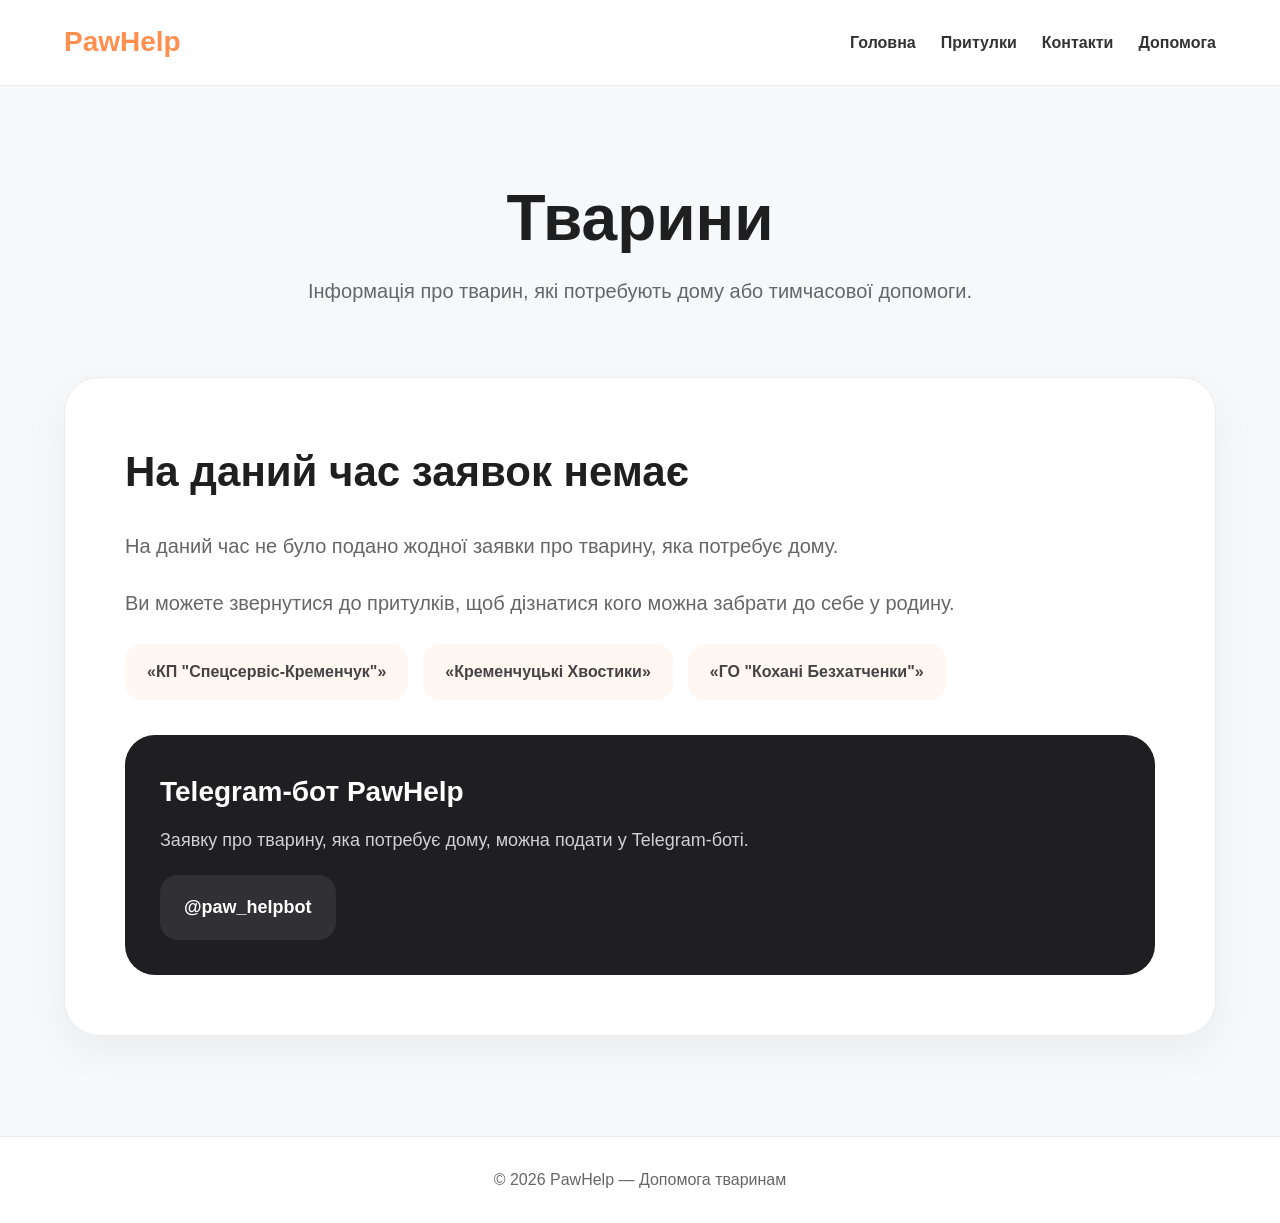
<file: website/animals.html>
<!DOCTYPE html>
<html lang="uk">
<head>
  <meta charset="UTF-8">
  <meta name="viewport" content="width=device-width, initial-scale=1.0">
  <title>Тварини — PawHelp</title>
  <link rel="stylesheet" href="css/style.css">
  <link rel="stylesheet" href="css/animals.css">
  <link rel="icon" href="favicon.png" type="image/png">

  
</head>
<body>

  <header>

    <div class="container">

      <nav>

        <div class="logo">
          PawHelp
        </div>

        <div class="menu">
          <a href="index.html">Головна</a>
          <a href="shelter.html">Притулки</a>
          <a href="contact.html">Контакти</a>
          <a href="eror.html">Допомога</a>
        </div>

      </nav>

    </div>

  </header>


  <section class="hero">

    <div class="container">

      <div class="hero-content">

        <h1>
          Тварини
        </h1>

        <p>
          Інформація про тварин, які потребують дому або тимчасової допомоги.
        </p>

      </div>

    </div>

  </section>


  <section class="info-section">

    <div class="container">

      <div class="info-card">

        

        <h2>
          На даний час заявок немає
        </h2>

        <p>
          На даний час не було подано жодної заявки про тварину,
          яка потребує дому.
        </p>

        <p>
          Ви можете звернутися до притулків,
          щоб дізнатися кого можна забрати до себе у родину.
        </p>


        <div class="shelters">

          <div class="shelter">
            «КП "Спецсервіс-Кременчук"»
          </div>

          <div class="shelter">
            «Кременчуцькі Хвостики»
          </div>

          <div class="shelter">
            «ГО "Кохані Безхатченки"»
          </div>

        </div>


        <div class="bot-box">

          <h3>
            Telegram-бот PawHelp
          </h3>

          <p>
            Заявку про тварину, яка потребує дому,
            можна подати у Telegram-боті.
          </p>

          <div class="bot">
            @paw_helpbot
          </div>

        </div>

      </div>

    </div>

  </section>


  <footer>
    © 2026 PawHelp — Допомога тваринам
  </footer>

</body>
</html>
</file>
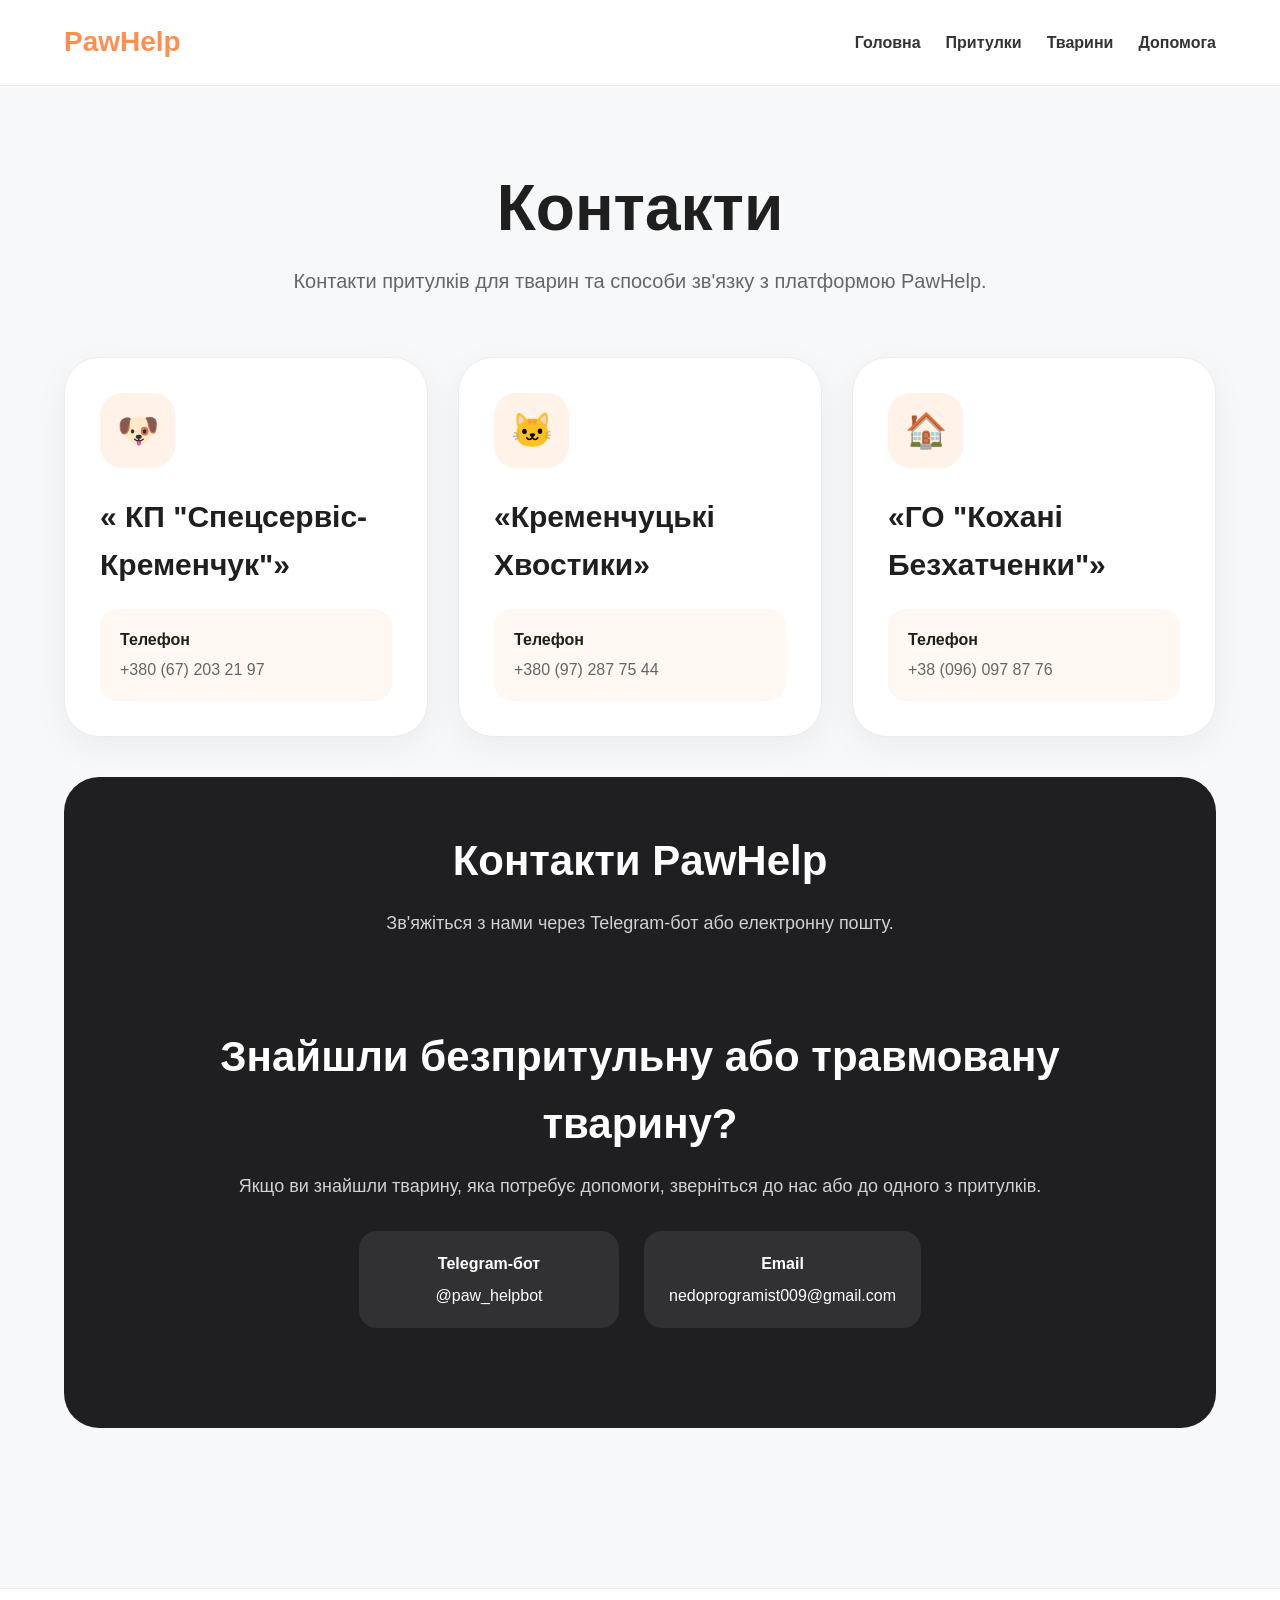
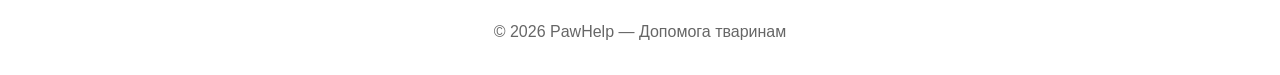
<file: website/contact.html>
<!DOCTYPE html>
<html lang="uk">
<head>
  <meta charset="UTF-8">
  <meta name="viewport" content="width=device-width, initial-scale=1.0">
  <title>Контакти — PawHelp</title>
  <link rel="stylesheet" href="css/style.css">
  <link rel="stylesheet" href="css/conract.css">
  <link rel="icon" href="favicon.png" type="image/png">

  
</head>
<body>

  <header>

    <div class="container">

      <nav>

        <div class="logo">
          PawHelp
        </div>

        <div class="menu">
          <a href="index.html">Головна</a>
          <a href="shelter.html">Притулки</a>
          <a href="animals.html">Тварини</a>
          <a href="eror.html">Допомога</a>
        </div>

      </nav>

    </div>

  </header>


  <section class="hero">

    <div class="container">

      <h1>
        Контакти
      </h1>

      <p>
        Контакти притулків для тварин та способи зв'язку з платформою PawHelp.
      </p>

    </div>

  </section>


  <section class="contacts-section">

    <div class="container">

      <div class="cards">

        <!-- CARD 1 -->
        <div class="card">

          <div class="icon">
            🐶
          </div>

          <h2>
            « КП "Спецсервіс-Кременчук"»
          </h2>

          <div class="info">

            <div class="info-box">
              <strong>Телефон</strong>
              <span>+380 (67) 203 21 97</span>
            </div>

            

          </div>

        </div>


        <!-- CARD 2 -->
        <div class="card">

          <div class="icon">
            🐱
          </div>

          <h2>
            «Кременчуцькі Хвостики»
          </h2>

          <div class="info">

            <div class="info-box">
              <strong>Телефон</strong>
              <span>+380 (97) 287 75 44</span>
            </div>

            

          </div>

        </div>


        <!-- CARD 3 -->
        <div class="card">

          <div class="icon">
            🏠
          </div>

          <h2>
            «ГО "Кохані Безхатченки"»
          </h2>

          <div class="info">

            <div class="info-box">
              <strong>Телефон</strong>
              <span>+38 (096) 097 87 76</span>
            </div>

            

          </div>

        </div>

      </div>


      <div class="pawhelp-box">

        <h2>
          Контакти PawHelp
        </h2>

        <p>
          Зв'яжіться з нами через Telegram-бот або електронну пошту.
        </p>

        <!-- BLOCK: Якщо знайшли безпритульну тварину -->

<div class="pawhelp-box" style="margin-top: 35px;">

  <h2>
    Знайшли безпритульну або травмовану тварину?
  </h2>

  <p>
    Якщо ви знайшли тварину, яка потребує допомоги,
    зверніться до нас або до одного з притулків.
  </p>

  <div class="pawhelp-contacts">

    <div class="pawhelp-contact">
      <strong>Telegram-бот</strong>
      @paw_helpbot
    </div>

    

    <div class="pawhelp-contact">
      <strong>Email</strong>
     nedoprogramist009@gmail.com
    </div>

  </div>

</div>

    </div>

  </section>


  <footer>
    © 2026 PawHelp — Допомога тваринам
  </footer>

</body>
</html>
</file>
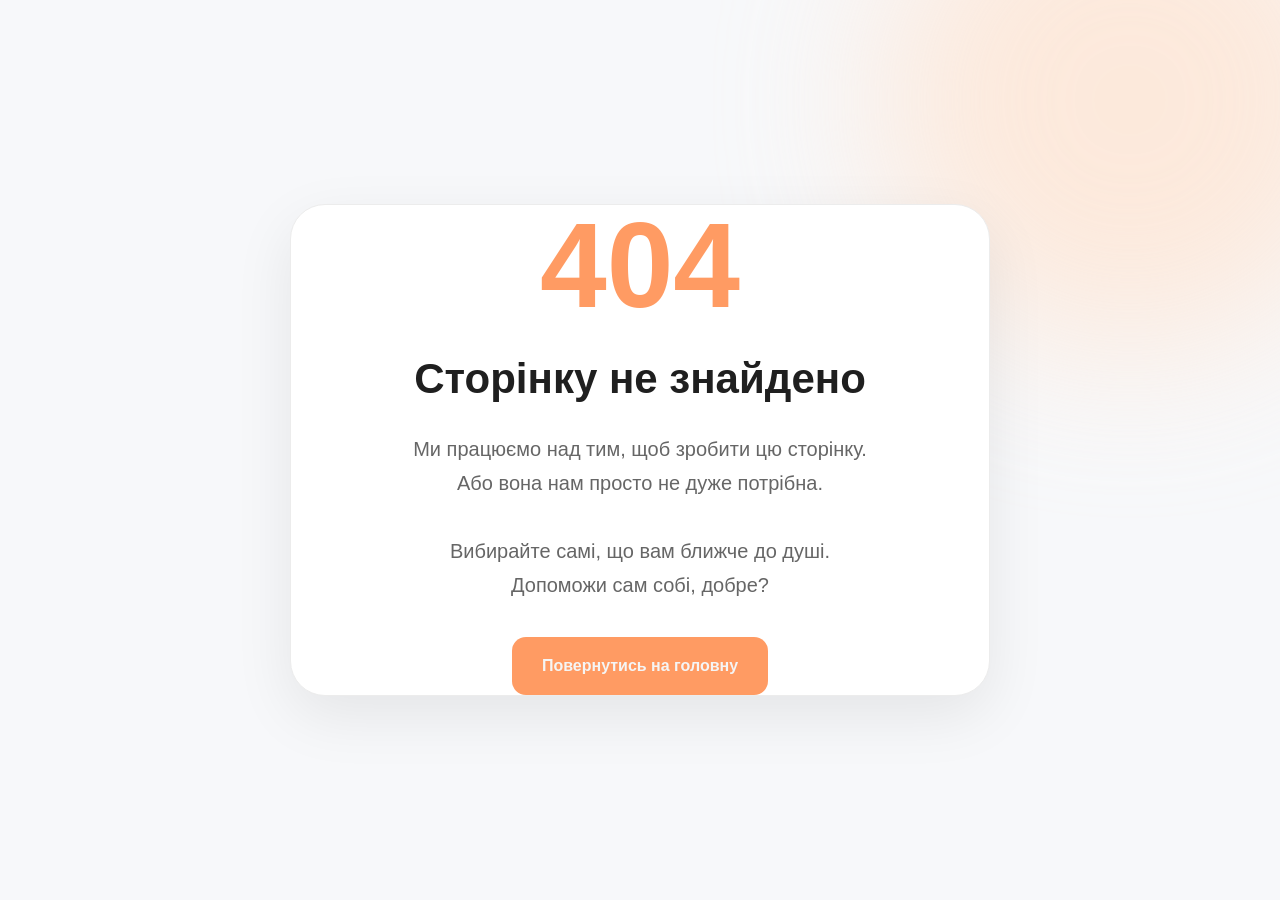
<file: website/eror.html>
<!DOCTYPE html>
<html lang="uk">
<head>
  <meta charset="UTF-8">
  <meta name="viewport" content="width=device-width, initial-scale=1.0">
  <title>404 — Сторінку не знайдено</title>
  <link rel="stylesheet" href="css/style.css">
  <link rel="stylesheet" href="css/eror.css">
  <link rel="icon" href="favicon.png" type="image/png">

  
</head>
<body>

  <div class="background-circle"></div>

  <div class="card">
    <div class="error-code">404</div>

    <h1>Сторінку не знайдено</h1>

    <p>
      Ми працюємо над тим, щоб зробити цю сторінку.<br>
      Або вона нам просто не дуже потрібна.<br><br>

      Вибирайте самі, що вам ближче до душі.<br>
      Допоможи сам собі, добре?
    </p>

    <a href="index.html" class="btn">
      Повернутись на головну
    </a>
  </div>

</body>
</html>
</file>
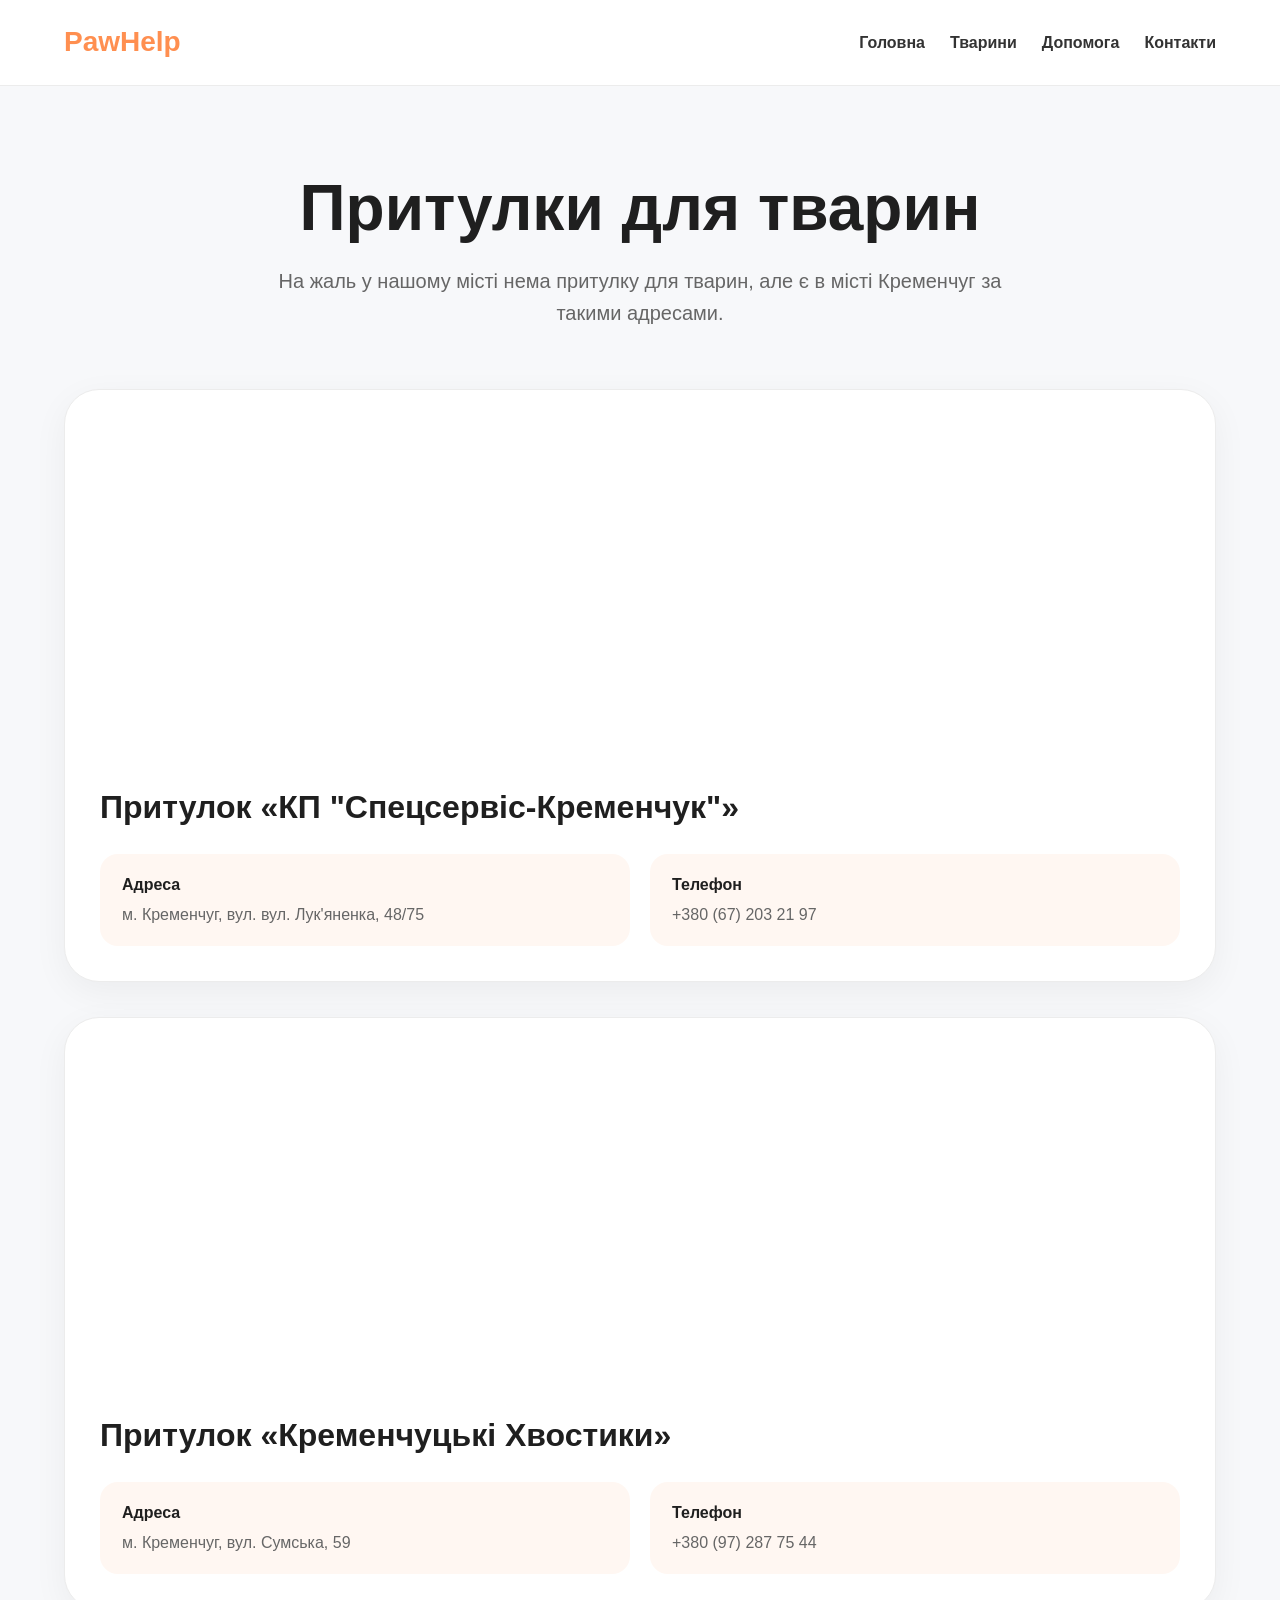
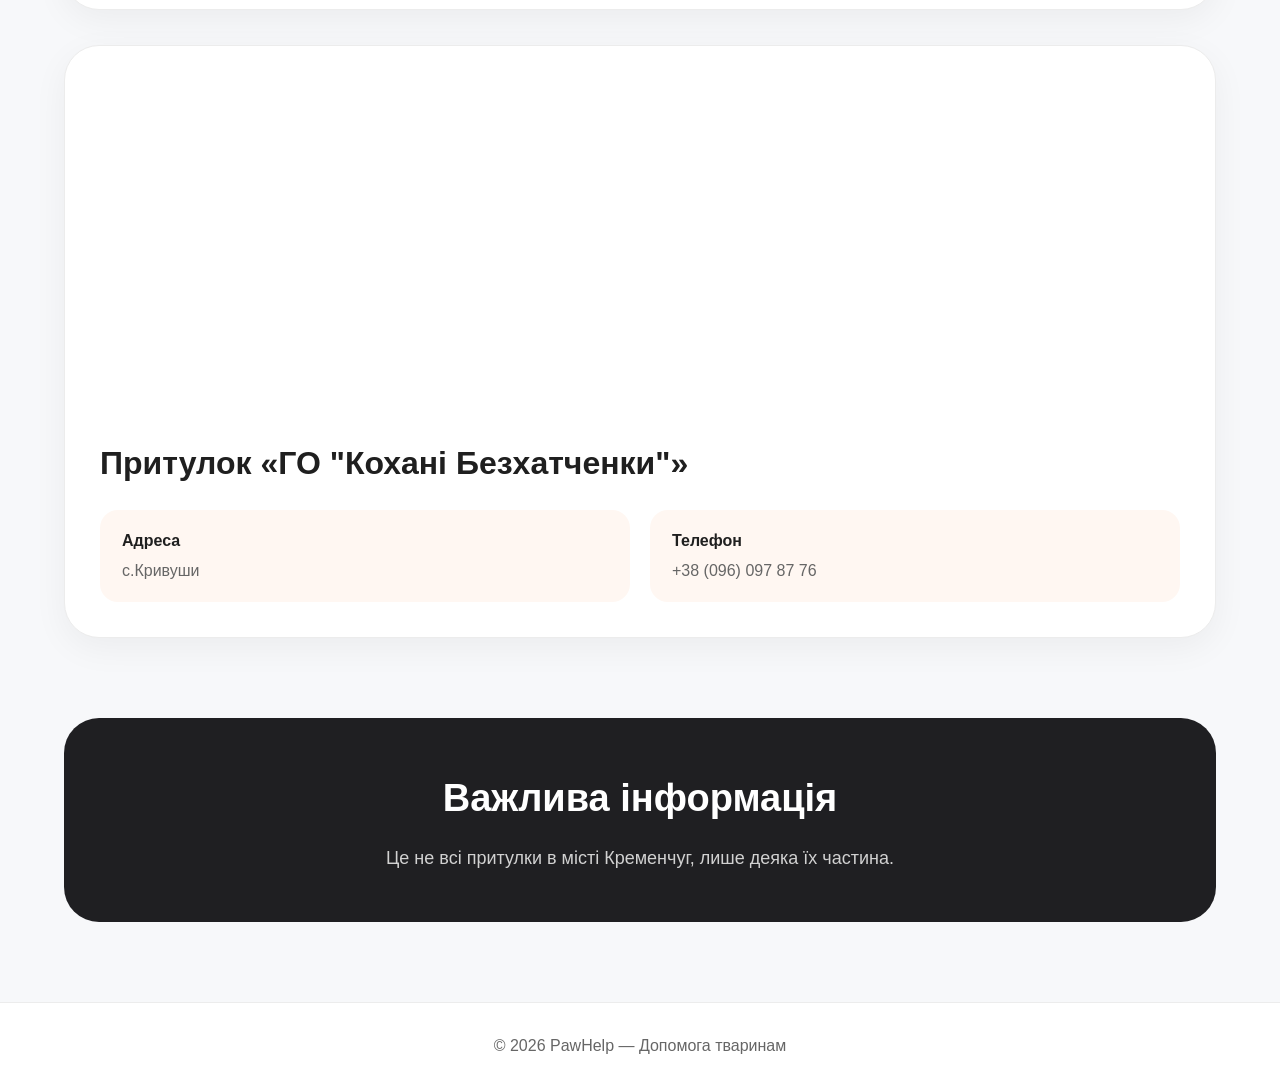
<file: website/shelter.html>
<!DOCTYPE html>
<html lang="uk">
<head>
  <meta charset="UTF-8">
  <meta name="viewport" content="width=device-width, initial-scale=1.0">
  <title>Притулки для тварин</title>

  <link rel="stylesheet" href="css/style.css">
  <link rel="stylesheet" href="css/shelter.css">
  <link rel="icon" href="favicon.png" type="image/png">
</head>
<body>

  <header>
    <div class="container">

      <nav>

        <div class="logo">
          PawHelp
        </div>

        <div class="menu">
          <a href="index.html">Головна</a>
          <a href="animals.html">Тварини</a>
          <a href="eror.html">Допомога</a>
          <a href="contact.html">Контакти</a>
        </div>

      </nav>

    </div>
  </header>


  <section class="hero">

    <div class="container">

      <div class="hero-content">

        <h1>
          Притулки для тварин
        </h1>

        <p>
          На жаль у нашому місті нема притулку для тварин,
          але є в місті Кременчуг за такими адресами.
        </p>

      </div>

    </div>

  </section>


  <section class="shelters">

    <div class="container">

      <!-- CARD 1 -->
      <div class="card">

        <div class="map">
          <iframe src="https://www.google.com/maps/embed?pb=!1m18!1m12!1m3!1d645.9919708652953!2d33.40979106140783!3d49.07764418850122!2m3!1f0!2f0!3f0!3m2!1i1024!2i768!4f13.1!3m3!1m2!1s0x40d752e0efe23e47%3A0xcdd6c5261aef70c6!2z0JrQnyAi0KHQv9C10YbRgdC10YDQstGW0YEt0JrRgNC10LzQtdC90YfRg9C6Ig!5e1!3m2!1sru!2sua!4v1778780531974!5m2!1sru!2sua" width="600" height="450" style="border:0;" allowfullscreen="" loading="lazy" referrerpolicy="no-referrer-when-downgrade"></iframe></iframe>
          </iframe>
        </div>

        <div class="content">

          <h2>Притулок «КП "Спецсервіс-Кременчук"»</h2>

          <div class="info">

            <div class="info-box">
              <strong>Адреса</strong>
              <span>м. Кременчуг, вул. вул. Лук'яненка, 48/75</span>
            </div>

            <div class="info-box">
              <strong>Телефон</strong>
              <span>+380 (67) 203 21 97</span>
            </div>

          </div>

        </div>

      </div>


      <!-- CARD 2 -->
      <div class="card" style="margin-top: 35px;">

        <div class="map">
          <iframe src="https://www.google.com/maps/embed?pb=!1m18!1m12!1m3!1d543.219712438566!2d33.41372739808243!3d49.07696938509655!2m3!1f0!2f0!3f0!3m2!1i1024!2i768!4f13.1!3m3!1m2!1s0x40d752e02de89eef%3A0xb938a1e189252fa4!2z0KHRg9C80YHQutCw0Y8g0YPQuy4sIDU5LCDQmtGA0LXQvNC10L3Rh9GD0LMsINCf0L7Qu9GC0LDQstGB0LrQsNGPINC-0LHQu9Cw0YHRgtGMLCAzOTYwMA!5e1!3m2!1sru!2sua!4v1778780393039!5m2!1sru!2sua" width="600" height="450" style="border:0;" allowfullscreen="" loading="lazy" referrerpolicy="no-referrer-when-downgrade"></iframe>
          </iframe>
        </div>

        <div class="content">

          <h2>Притулок «Кременчуцькі Хвостики»</h2>

          <div class="info">

            <div class="info-box">
              <strong>Адреса</strong>
              <span>м. Кременчуг, вул. Сумська, 59</span>
            </div>

            <div class="info-box">
              <strong>Телефон</strong>
              <span>+380 (97) 287 75 44</span>
            </div>

          </div>

        </div>

      </div>


      <!-- CARD 3 -->
      <div class="card" style="margin-top: 35px;">

        <div class="map">
          <iframe src="https://www.google.com/maps/embed?pb=!1m18!1m12!1m3!1d14612.213771626013!2d33.33924613767052!3d49.09434684654985!2m3!1f0!2f0!3f0!3m2!1i1024!2i768!4f13.1!3m3!1m2!1s0x40d74d404c83ff03%3A0x99e8aa4f9a32d490!2z0JrRgNC40LLRg9GI0LgsINCf0L7Qu9GC0LDQstGB0LrQsNGPINC-0LHQu9Cw0YHRgtGMLCAzOTcwMg!5e1!3m2!1sru!2sua!4v1778781282480!5m2!1sru!2sua" width="600" height="450" style="border:0;" allowfullscreen="" loading="lazy" referrerpolicy="no-referrer-when-downgrade"></iframe>
          </iframe>
        </div>

        <div class="content">

          <h2>Притулок «ГО "Кохані Безхатченки"»</h2>

          <div class="info">

            <div class="info-box">
              <strong>Адреса</strong>
              <span>с.Кривуши</span>
            </div>

            <div class="info-box">
              <strong>Телефон</strong>
              <span>+38 (096) 097 87 76</span>
            </div>

          </div>

        </div>

      </div>

    </div>

  </section>


  <div class="container">

    <div class="footer-text">

      <h3>
        Важлива інформація
      </h3>

      <p>
        Це не всі притулки в місті Кременчуг,
        лише деяка їх частина.
      </p>

    </div>

  </div>


  <footer>
    © 2026 PawHelp — Допомога тваринам
  </footer>

</body>
</html>
</file>
<file: website/css/style.css>
:root {
  --accent: #ff8f50;
  --accent-hover: #e97839;

  --bg: #f7f8fa;
  --text: #1f1f1f;
  --muted: #666;

  --white: #ffffff;

  --border: #ececec;

  --dark: #1f1f22;

  --soft: #fff7f2;
  --soft-2: #fff2e9;
  --soft-3: #fff1e7;

  --radius-lg: 35px;
  --radius-md: 25px;
  --radius-sm: 18px;

  --shadow:
    0 10px 35px rgba(0,0,0,0.05);

  --shadow-hover:
    0 20px 45px rgba(0,0,0,0.08);

  --transition: 0.3s;
}


/* RESET */

* {
  margin: 0;
  padding: 0;
  box-sizing: border-box;
  font-family: Arial, sans-serif;
}

html {
  scroll-behavior: smooth;
}

body {
  background: var(--bg);
  color: var(--text);
  line-height: 1.6;
}


/* LAYOUT */

.container {
  width: 90%;
  max-width: 1200px;
  margin: auto;
}




/* HEADER */

header {
  background: var(--white);
  padding: 20px 0;
  position: sticky;
  top: 0;
  z-index: 1000;
  border-bottom: 1px solid var(--border);
}

nav {
  display: flex;
  justify-content: space-between;
  align-items: center;
}

.logo {
  font-size: 28px;
  font-weight: bold;
  color: var(--accent);
}

.menu {
  display: flex;
  gap: 25px;
}

.menu a {
  text-decoration: none;
  color: #333;
  font-weight: bold;
  transition: var(--transition);
}

.menu a:hover {
  color: var(--accent);
}


/* BUTTONS */

.btn {
  display: inline-block;
  padding: 16px 30px;
  border-radius: 14px;
  text-decoration: none;
  font-weight: bold;
  transition: var(--transition);
}

.btn-primary {
  background: var(--accent);
  color: var(--white);
}

.btn-primary:hover {
  background: var(--accent-hover);
}

.btn-secondary {
  background: var(--white);
  color: #333;
  border: 1px solid #ddd;
}

.btn-secondary:hover {
  border-color: var(--accent);
}


/* COMMON CARDS */

.card {
  background: var(--white);
  border-radius: var(--radius-lg);
  border: 1px solid var(--border);
  transition: var(--transition);
  box-shadow: var(--shadow);
}

.card:hover {
  transform: translateY(-5px);
  border-color: var(--accent);
  box-shadow: var(--shadow-hover);
}


/* COMMON ICON */

.icon {
  display: flex;
  align-items: center;
  justify-content: center;
}


/* COMMON BOX */

.box-soft {
  background: var(--soft);
  padding: 18px 22px;
  border-radius: var(--radius-sm);
}


/* FOOTER */

footer {
  background: var(--white);
  border-top: 1px solid var(--border);
  padding: 30px 0;
  text-align: center;
  color: var(--muted);
}


/* MOBILE */

@media (max-width: 768px) {

  

}
</file>
<file: website/css/animals.css>
.hero {
  padding: 100px 0 70px;
}

.hero-content {
  text-align: center;
  max-width: 850px;
  margin: auto;
}

.hero-content h1 {
  font-size: 64px;
  line-height: 1;
  margin-bottom: 25px;
}

.hero-content p {
  color: #666;
  font-size: 20px;
}

.info-section {
  padding-bottom: 100px;
}

.info-card {
  padding: 60px;
}

.icon {
  width: 90px;
  height: 90px;
  background: #fff2e9;
  border-radius: 25px;
  font-size: 42px;
  margin-bottom: 30px;
}

.info-card h2 {
  font-size: 42px;
  margin-bottom: 25px;
}

.info-card p {
  font-size: 20px;
  color: #666;
  margin-bottom: 25px;
}

.shelters {
  display: flex;
  flex-wrap: wrap;
  gap: 15px;
  margin-top: 25px;
  margin-bottom: 35px;
}

.shelter {
  background: #fff7f2;
  padding: 15px 22px;
  border-radius: 16px;
  font-weight: bold;
  color: #444;
}

.bot-box {
  background: #1f1f22;
  border-radius: 30px;
  padding: 35px;
  color: white;
  margin-top: 35px;
}

.bot-box h3 {
  font-size: 28px;
  margin-bottom: 12px;
}

.bot-box p {
  color: #d1d1d1;
  margin-bottom: 20px;
  font-size: 18px;
}

.bot {
  display: inline-block;
  background: rgba(255,255,255,0.08);
  padding: 18px 24px;
  border-radius: 18px;
  font-weight: bold;
  font-size: 18px;
}

.info-card {
  background: white;
  border-radius: 35px;
  border: 1px solid #ececec;
  box-shadow: 0 15px 40px rgba(0,0,0,0.05);
  transition: 0.3s;
  padding: 60px;
}

.info-card:hover {
  transform: translateY(-5px);
  border-color: #ff8f50;
  box-shadow: 0 20px 45px rgba(0,0,0,0.08);
}

@media (max-width: 768px) {

  .hero-content h1 {
    font-size: 42px;
  }

  .hero-content p {
    font-size: 18px;
  }

  .info-card {
    padding: 40px 25px;
  }

  .info-card h2 {
    font-size: 32px;
  }

  .info-card p {
    font-size: 18px;
  }

  .bot-box {
    padding: 30px 20px;
  }

}
</file>
<file: website/css/conract.css>
.hero {
  padding: 90px 0 60px;
  text-align: center;
}

.hero h1 {
  font-size: 64px;
  line-height: 1;
  margin-bottom: 25px;
}

.hero p {
  color: #666;
  font-size: 20px;
  max-width: 750px;
  margin: auto;
}

.contacts-section {
  padding-bottom: 80px;
}

.cards {
  display: grid;
  grid-template-columns: repeat(auto-fit, minmax(320px, 1fr));
  gap: 30px;
}

.card {
  padding: 35px;
}

.icon {
  width: 75px;
  height: 75px;
  background: #fff2e9;
  border-radius: 22px;
  font-size: 34px;
  margin-bottom: 25px;
}

.card h2 {
  font-size: 30px;
  margin-bottom: 20px;
}

.info {
  display: flex;
  flex-direction: column;
  gap: 14px;
}

.info-box {
  background: #fff7f2;
  padding: 18px 20px;
  border-radius: 18px;
}

.info-box strong {
  display: block;
  margin-bottom: 5px;
  color: #1f1f1f;
}

.info-box span,
.info-box a {
  color: #666;
  text-decoration: none;
}

.pawhelp-box {
  margin-top: 40px;
  background: #1f1f22;
  color: white;
  border-radius: 35px;
  padding: 50px;
  text-align: center;
}

.pawhelp-box h2 {
  font-size: 42px;
  margin-bottom: 15px;
}

.pawhelp-box p {
  color: #d1d1d1;
  margin-bottom: 30px;
  font-size: 18px;
}

.pawhelp-contacts {
  display: flex;
  justify-content: center;
  gap: 25px;
  flex-wrap: wrap;
}

.pawhelp-contact {
  background: rgba(255,255,255,0.08);
  padding: 20px 25px;
  border-radius: 18px;
  min-width: 260px;
}

.pawhelp-contact strong {
  display: block;
  margin-bottom: 6px;
}

footer {
  margin-top: 80px;
}

@media (max-width: 768px) {

  .hero h1 {
    font-size: 42px;
  }

  .hero p {
    font-size: 18px;
  }

  .pawhelp-box {
    padding: 40px 25px;
  }

  .pawhelp-box h2 {
    font-size: 32px;
  }

}
</file>
<file: website/css/eror.css>
body {
  height: 100vh;
  display: flex;
  justify-content: center;
  align-items: center;
  overflow: hidden;
  padding: 20px;
}

.background-circle {
  position: absolute;
  width: 500px;
  height: 500px;
  background: #ffe3cf;
  border-radius: 50%;
  filter: blur(80px);
  top: -150px;
  right: -100px;
  opacity: 0.7;
}

.card {
  position: relative;
  max-width: 700px;
  width: 100%;
  padding: 0px;
  text-align: center;
  box-shadow: 0 20px 60px rgba(0,0,0,0.08);
}

.error-code {
  font-size: 120px;
  font-weight: bold;
  color: #ff9b63;
  line-height: 1;
  margin-bottom: 20px;
}

h1 {
  font-size: 42px;
  margin-bottom: 20px;
}

p {
  font-size: 20px;
  color: #666;
  line-height: 1.7;
  margin-bottom: 35px;
}

.btn {
  background: #ff9b63;
}

.btn:hover {
  background: #f0864b;
  transform: translateY(-2px);
}

a {
  color: whitesmoke
}


@media (max-width: 768px) {

  .card {
    padding: 40px 25px;
  }

  .error-code {
    font-size: 80px;
  }

  h1 {
    font-size: 30px;
  }

  p {
    font-size: 18px;
  }

}
</file>
<file: website/css/shelter.css>
.hero {
  padding: 90px 0 60px;
}

.hero-content {
  text-align: center;
  max-width: 850px;
  margin: auto;
}

.hero-content h1 {
  font-size: 64px;
  line-height: 1;
  margin-bottom: 25px;
}

.hero-content p {
  font-size: 20px;
  color: #666;
  max-width: 750px;
  margin: auto;
}

.shelters {
  padding-bottom: 80px;
  display: grid;
  gap: 35px;
}

.card {
  overflow: hidden;
}

.map iframe {
  width: 100%;
  height: 350px;
  border: none;
}

.content {
  padding: 35px;
}

.content h2 {
  font-size: 32px;
  margin-bottom: 20px;
}

.info {
  display: flex;
  flex-wrap: wrap;
  gap: 20px;
}

.info-box {
  background: #fff7f2;
  padding: 18px 22px;
  border-radius: 18px;
  flex: 1;
  min-width: 250px;
}

.info-box strong {
  display: block;
  margin-bottom: 5px;
  color: #1f1f1f;
}

.info-box span {
  color: #666;
}

.footer-text {
  background: #1f1f22;
  color: white;
  border-radius: 35px;
  padding: 50px;
  text-align: center;
  margin-bottom: 80px;
}

.footer-text h3 {
  font-size: 38px;
  margin-bottom: 15px;
}

.footer-text p {
  color: #d1d1d1;
  font-size: 18px;
  max-width: 700px;
  margin: auto;
}

@media (max-width: 768px) {

  .hero-content h1 {
    font-size: 42px;
  }

  .hero-content p {
    font-size: 18px;
  }

  .content h2 {
    font-size: 26px;
  }

  .footer-text {
    padding: 40px 25px;
  }

  .footer-text h3 {
    font-size: 28px;
  }

}
</file>
